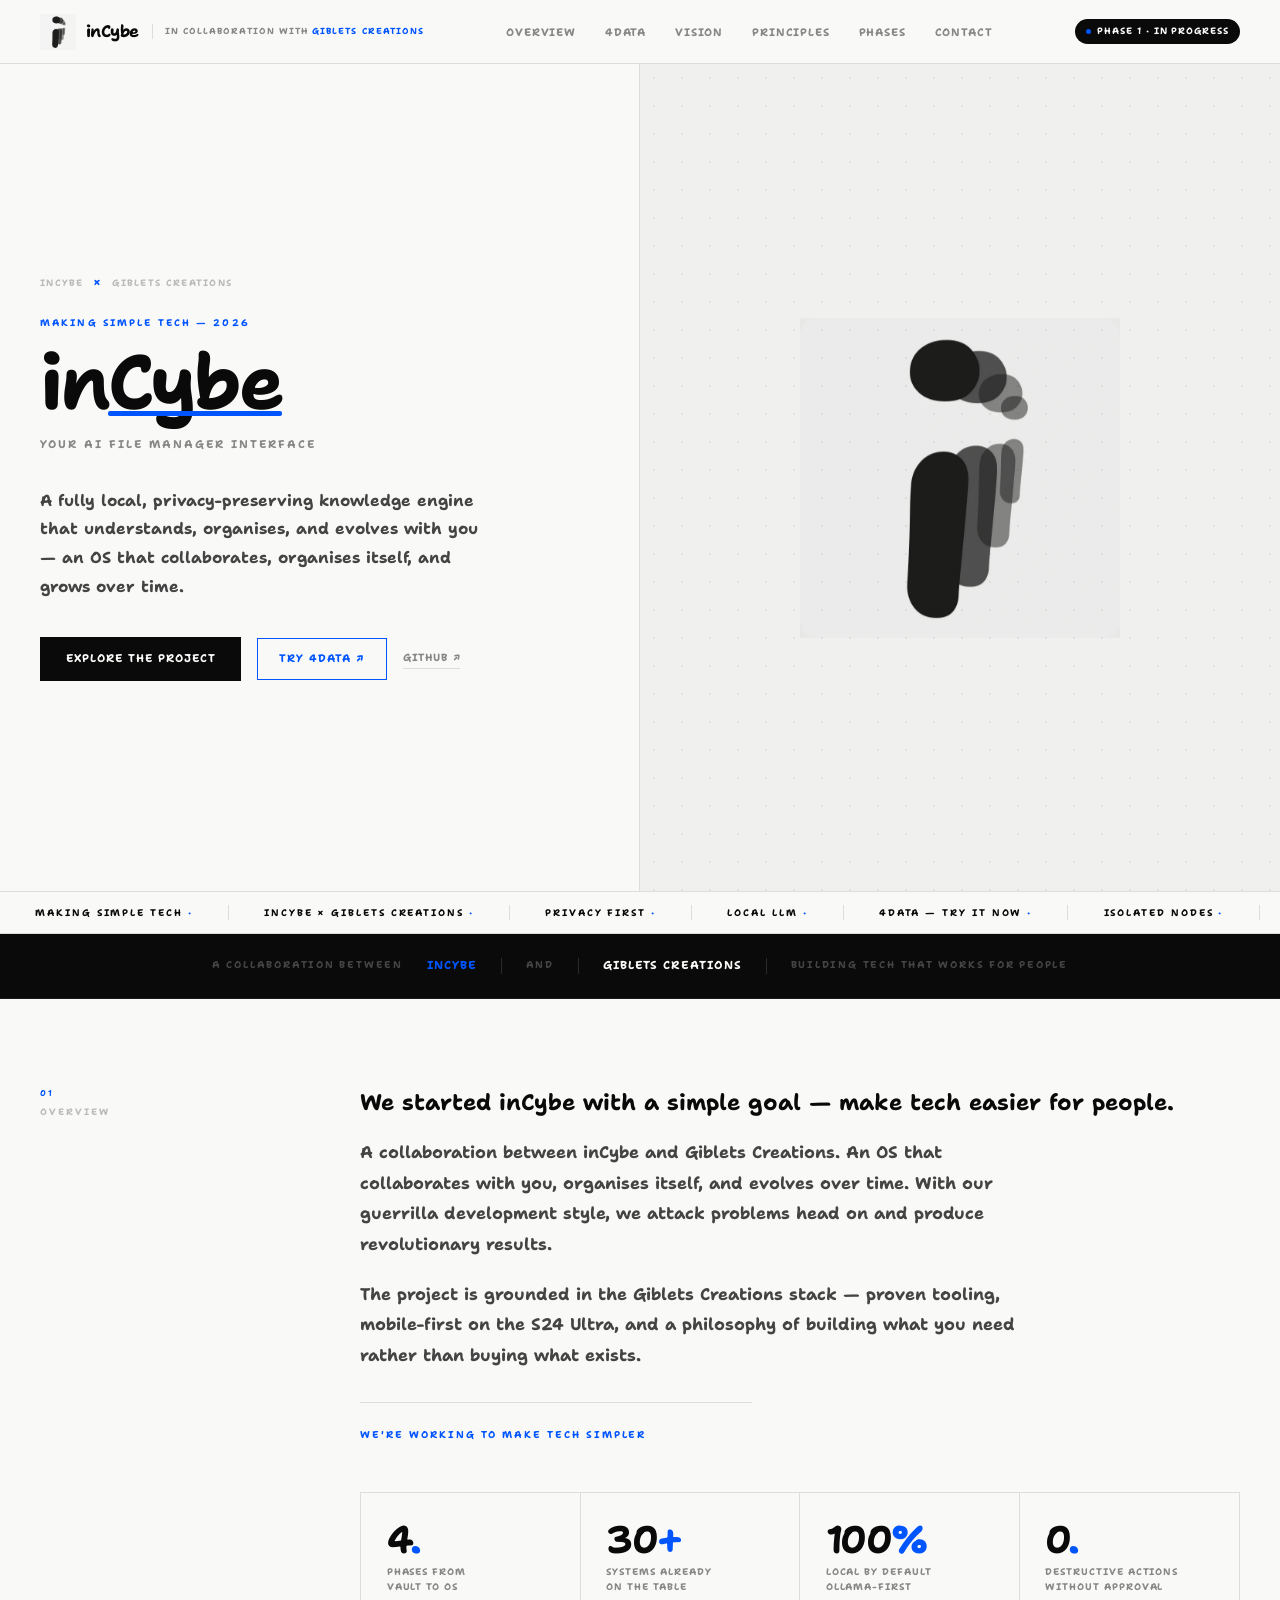
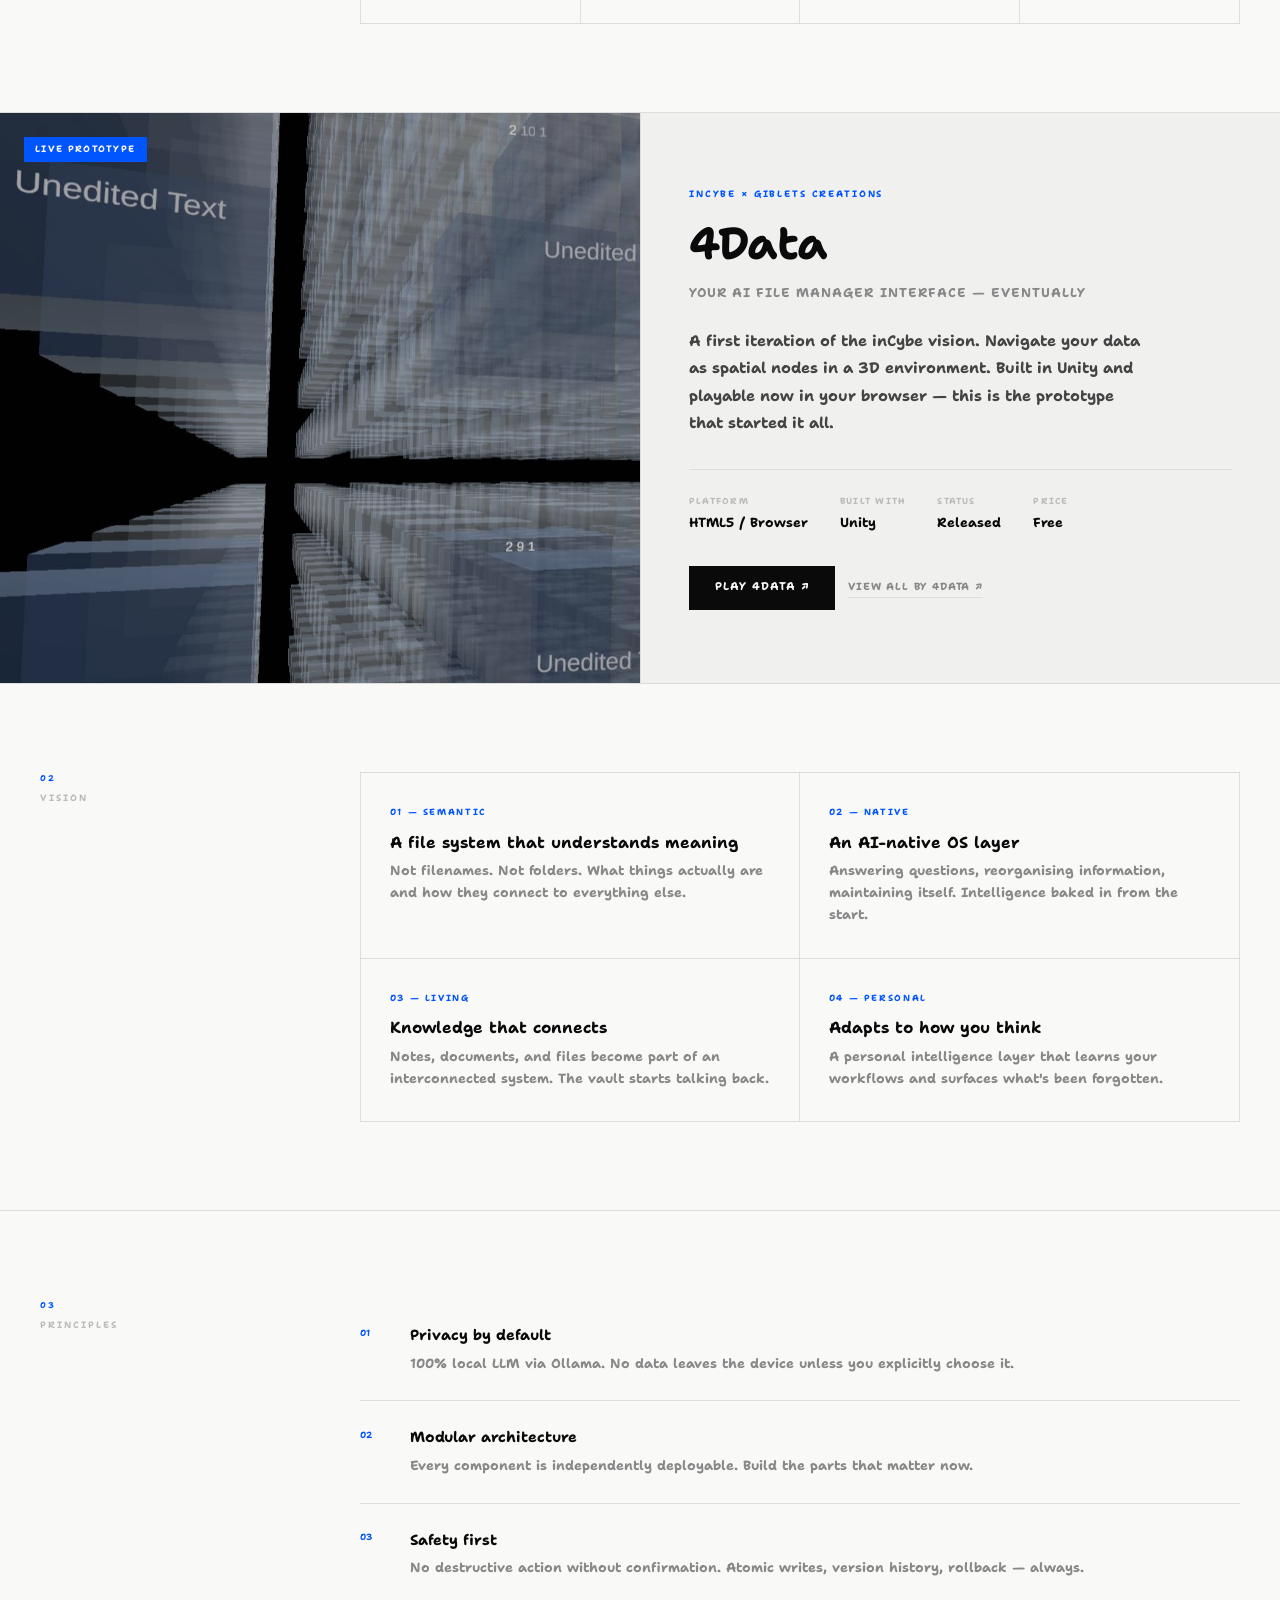
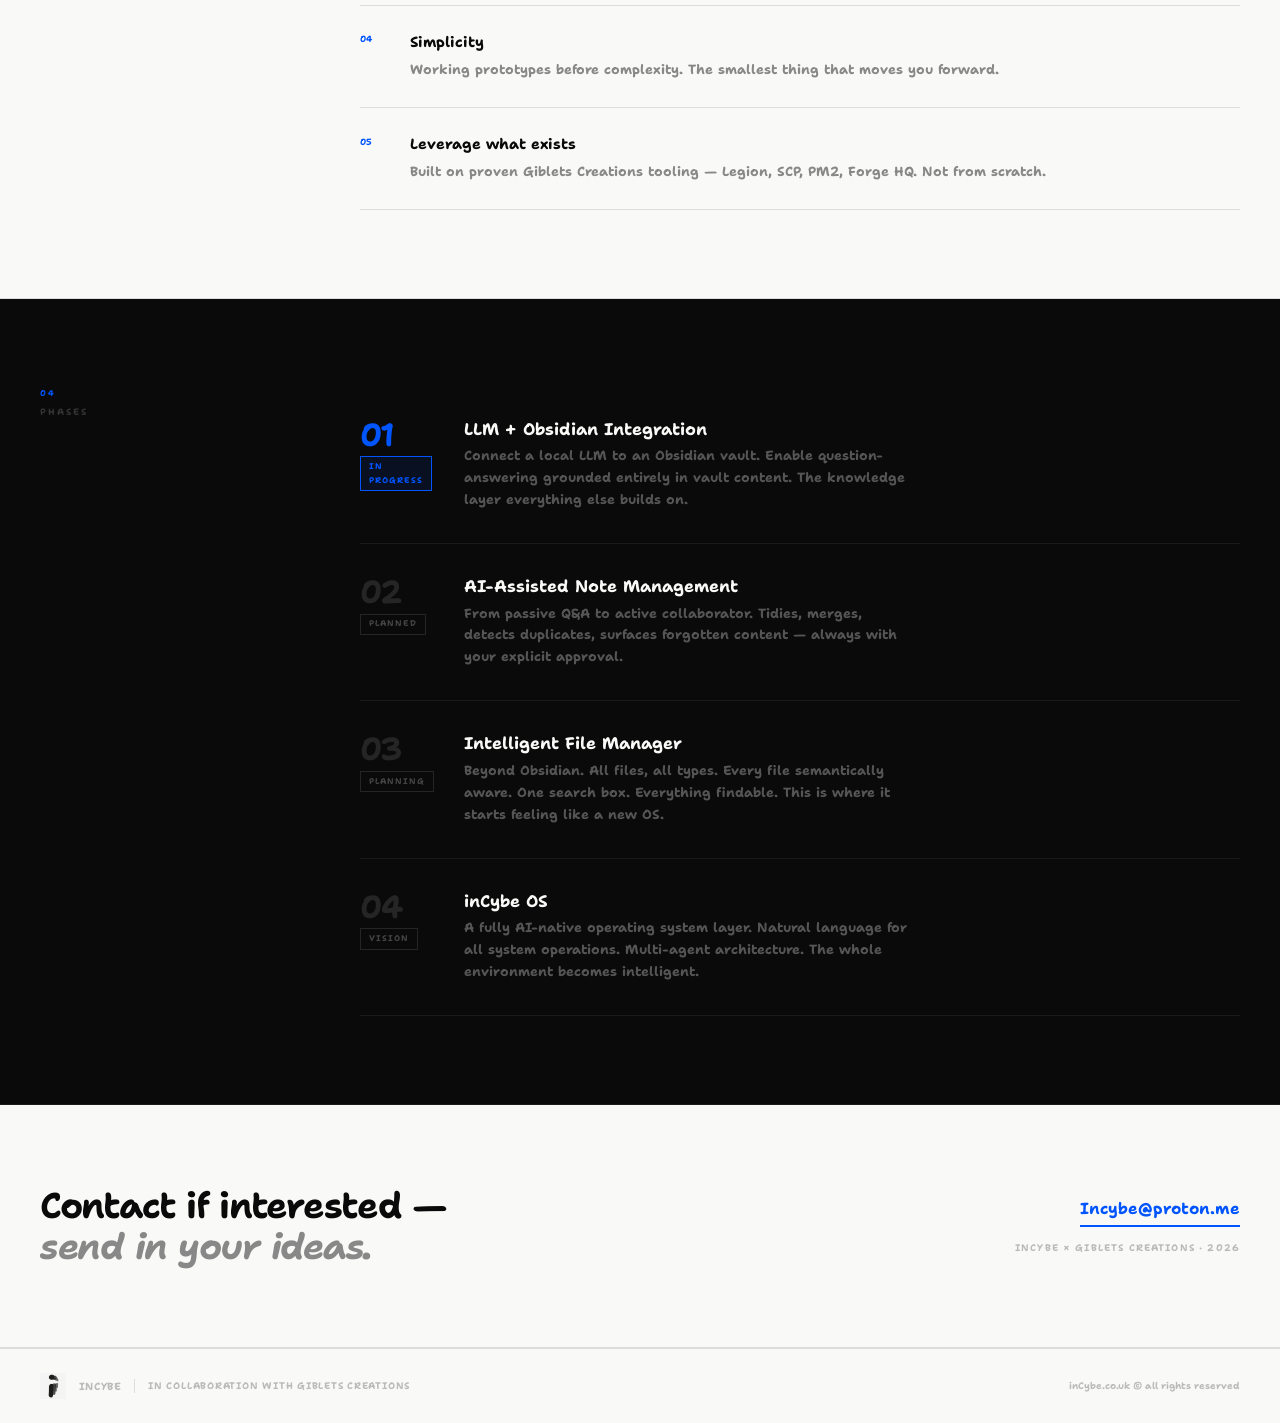
<file: Jamesincybesite.html>
<!DOCTYPE html>
<html lang="en">
<head>
<meta charset="UTF-8">
<meta name="viewport" content="width=device-width, initial-scale=1.0">
<title>inCybe — Making simple Tech</title>
<link rel="preconnect" href="https://fonts.googleapis.com">
<link rel="preconnect" href="https://fonts.gstatic.com" crossorigin>
<link href="https://fonts.googleapis.com/css2?family=Shantell+Sans:ital,wght@0,700;1,700&display=swap" rel="stylesheet">
<style>
*,*::before,*::after{box-sizing:border-box;margin:0;padding:0}
:root{
  --black:#0a0a0a;--white:#f9f9f7;--g1:#1a1a1a;--g2:#444;--g3:#888;
  --g4:#bbb;--g5:#ddd;--g6:#f0f0ee;--blue:#0055ff;
  --bluelo:rgba(0,85,255,.07);--f:"Shantell Sans",cursive;
}
html{scroll-behavior:smooth}
body{background:var(--white);color:var(--black);font-family:var(--f);font-weight:700;line-height:1.65;-webkit-font-smoothing:antialiased;overflow-x:hidden}
::-webkit-scrollbar{width:3px}::-webkit-scrollbar-thumb{background:var(--g5)}

/* ── NAV ─────────────────────────────────────────── */
nav{
  position:sticky;top:0;z-index:200;
  display:flex;align-items:center;justify-content:space-between;
  padding:.85rem 2.5rem;
  background:rgba(249,249,247,.94);backdrop-filter:blur(14px);
  border-bottom:1px solid var(--g5);
}
.nav-brand{display:flex;align-items:center;gap:.6rem;text-decoration:none}
.nav-logo{height:36px;width:auto;mix-blend-mode:multiply}
.nav-name{font-size:1.05rem;font-weight:700;letter-spacing:-.025em;color:var(--black)}
.nav-collab{
  font-size:.55rem;font-weight:700;letter-spacing:.12em;text-transform:uppercase;
  color:var(--g3);border-left:1px solid var(--g5);padding-left:.75rem;margin-left:.2rem;
}
.nav-collab span{color:var(--blue)}
.nav-links{list-style:none;display:flex;gap:1.8rem}
.nav-links a{font-size:.68rem;font-weight:700;letter-spacing:.08em;text-transform:uppercase;color:var(--g3);text-decoration:none;transition:color .18s}
.nav-links a:hover{color:var(--blue)}
.nav-badge{
  display:flex;align-items:center;gap:.4rem;
  font-size:.58rem;font-weight:700;letter-spacing:.1em;text-transform:uppercase;
  background:var(--black);color:var(--white);padding:.28rem .7rem;border-radius:100px;
}
.badge-dot{width:5px;height:5px;border-radius:50%;background:var(--blue);animation:blink 2.2s ease-in-out infinite}
@keyframes blink{0%,100%{opacity:1}50%{opacity:.2}}

/* ── HERO ─────────────────────────────────────────── */
.hero{min-height:92svh;display:grid;grid-template-columns:1fr 1fr;border-bottom:1px solid var(--g5);overflow:hidden}
.hero-left{padding:5rem 3rem 5rem 2.5rem;display:flex;flex-direction:column;justify-content:center;border-right:1px solid var(--g5)}
.h-collab{
  display:inline-flex;align-items:center;gap:.5rem;
  font-size:.58rem;font-weight:700;letter-spacing:.14em;text-transform:uppercase;
  color:var(--g4);margin-bottom:1.4rem;
  opacity:0;animation:up .7s .05s ease forwards;
}
.h-collab .x{color:var(--blue);font-size:.7rem;margin:0 .1rem}
.h-eye{font-size:.6rem;font-weight:700;letter-spacing:.22em;text-transform:uppercase;color:var(--blue);margin-bottom:1rem;opacity:0;animation:up .7s .12s ease forwards}
.h-title{font-size:clamp(3rem,6vw,6rem);font-weight:700;line-height:.95;letter-spacing:-.04em;color:var(--black);margin-bottom:.5rem;opacity:0;animation:up .75s .2s ease forwards}
.h-title .ul{position:relative;display:inline-block}
.h-title .ul::after{content:"";position:absolute;left:0;right:0;bottom:4px;height:5px;background:var(--blue);border-radius:2px}
.h-tag{font-size:.7rem;font-weight:700;letter-spacing:.18em;text-transform:uppercase;color:var(--g3);margin-bottom:2rem;margin-top:.5rem;opacity:0;animation:up .75s .28s ease forwards}
.h-body{font-size:1rem;font-weight:700;color:var(--g2);max-width:40ch;line-height:1.8;opacity:0;animation:up .75s .36s ease forwards}
.h-cta{margin-top:2.2rem;display:flex;gap:1rem;align-items:center;flex-wrap:wrap;opacity:0;animation:up .75s .44s ease forwards}
.btn{font-family:var(--f);font-size:.7rem;font-weight:700;letter-spacing:.09em;text-transform:uppercase;background:var(--black);color:var(--white);padding:.8rem 1.6rem;border:none;cursor:pointer;text-decoration:none;display:inline-block;transition:background .2s}
.btn:hover{background:var(--blue)}
.btn-outline{font-family:var(--f);font-size:.68rem;font-weight:700;letter-spacing:.09em;text-transform:uppercase;color:var(--blue);text-decoration:none;border:1.5px solid var(--blue);padding:.7rem 1.3rem;transition:background .2s,color .2s}
.btn-outline:hover{background:var(--blue);color:var(--white)}
.btn-ghost{font-family:var(--f);font-size:.65rem;font-weight:700;letter-spacing:.08em;text-transform:uppercase;color:var(--g3);text-decoration:none;border-bottom:1px solid var(--g5);padding-bottom:2px;transition:color .2s,border-color .2s}
.btn-ghost:hover{color:var(--blue);border-color:var(--blue)}
.hero-right{background:var(--g6);display:flex;align-items:center;justify-content:center;padding:3rem;position:relative;overflow:hidden}
.hero-right::before{content:"";position:absolute;inset:0;background-image:radial-gradient(circle,var(--g5) 1.5px,transparent 1.5px);background-size:28px 28px;opacity:.8;pointer-events:none}
.hero-logo-big{width:min(320px,78%);height:auto;position:relative;z-index:1;mix-blend-mode:multiply;opacity:0;animation:up .8s .5s ease forwards}

/* ── MARQUEE ──────────────────────────────────────── */
.marquee{border-bottom:1px solid var(--g5);overflow:hidden;height:2.6rem;display:flex;align-items:center}
.marquee-track{display:flex;white-space:nowrap;animation:march 22s linear infinite}
.marquee-item{font-size:.6rem;font-weight:700;letter-spacing:.2em;text-transform:uppercase;color:var(--black);padding:0 2.2rem;border-right:1px solid var(--g5);flex-shrink:0}
.marquee-item .b{color:var(--blue)}
@keyframes march{from{transform:translateX(0)}to{transform:translateX(-50%)}}

/* ── COLLAB BAND ──────────────────────────────────── */
.collab-band{
  display:flex;align-items:center;justify-content:center;gap:1.5rem;
  padding:1.4rem 2.5rem;
  background:var(--black);
  border-bottom:1px solid var(--g1);
}
.collab-band-text{font-size:.62rem;font-weight:700;letter-spacing:.18em;text-transform:uppercase;color:#444}
.collab-band-name{font-size:.72rem;font-weight:700;letter-spacing:.08em;text-transform:uppercase;color:var(--white)}
.collab-band-name.blue{color:var(--blue)}
.collab-sep{width:1px;height:1rem;background:#2a2a2a}

/* ── SECTION BASE ─────────────────────────────────── */
.section{
  padding:5.5rem 2.5rem;border-bottom:1px solid var(--g5);
  display:grid;grid-template-columns:15rem 1fr;gap:5rem;align-items:start;
}
.section.dark{background:var(--black);border-color:var(--g1)}
.s-label{font-size:.58rem;font-weight:700;letter-spacing:.22em;text-transform:uppercase;color:var(--g4);position:sticky;top:4.2rem}
.section.dark .s-label{color:#333}
.s-n{display:block;color:var(--blue);margin-bottom:.3rem;font-size:.52rem}

/* ── OVERVIEW ─────────────────────────────────────── */
.ov-text p{font-size:1.05rem;font-weight:700;color:var(--g2);line-height:1.82;max-width:56ch;margin-bottom:1.2rem}
.ov-text p:first-child{font-size:1.4rem;font-weight:700;color:var(--black);line-height:1.4}
.ov-text .mission{font-size:.62rem;font-weight:700;letter-spacing:.2em;text-transform:uppercase;color:var(--blue);margin-top:2rem;padding-top:1.4rem;border-top:1px solid var(--g5)}
.nodes{display:grid;grid-template-columns:repeat(4,1fr);border:1px solid var(--g5);margin-top:3rem}
.node{padding:1.8rem 1.6rem;border-right:1px solid var(--g5);transition:background .2s;cursor:default}
.node:last-child{border-right:none}
.node:hover{background:var(--bluelo)}
.nv{font-size:2.4rem;font-weight:700;line-height:1;letter-spacing:-.04em;color:var(--black);margin-bottom:.35rem}
.nv .b{color:var(--blue)}
.nk{font-size:.6rem;font-weight:700;letter-spacing:.1em;text-transform:uppercase;color:var(--g3);line-height:1.5}

/* ── 4DATA SECTION ────────────────────────────────── */
.fourdata{
  padding:0;border-bottom:1px solid var(--g5);
  display:grid;grid-template-columns:1fr 1fr;
  min-height:520px;overflow:hidden;
}
.fourdata-visual{
  position:relative;overflow:hidden;
  background:var(--black);
}
.fourdata-screenshot{
  width:100%;height:100%;object-fit:cover;
  display:block;opacity:.85;
  transition:opacity .4s,transform .6s;
}
.fourdata-visual:hover .fourdata-screenshot{opacity:1;transform:scale(1.03)}
.fourdata-badge{
  position:absolute;top:1.5rem;left:1.5rem;
  font-size:.58rem;font-weight:700;letter-spacing:.14em;text-transform:uppercase;
  background:var(--blue);color:var(--white);
  padding:.3rem .7rem;
}
.fourdata-content{
  padding:4rem 3rem;
  display:flex;flex-direction:column;justify-content:center;
  border-left:1px solid var(--g5);
  background:var(--g6);
}
.fd-eyebrow{font-size:.58rem;font-weight:700;letter-spacing:.2em;text-transform:uppercase;color:var(--blue);margin-bottom:1.2rem}
.fd-title{font-size:clamp(2rem,3.5vw,3rem);font-weight:700;line-height:1;letter-spacing:-.04em;color:var(--black);margin-bottom:1rem}
.fd-sub{font-size:.8rem;font-weight:700;letter-spacing:.08em;text-transform:uppercase;color:var(--g3);margin-bottom:1.5rem}
.fd-body{font-size:.95rem;font-weight:700;color:var(--g2);line-height:1.8;max-width:42ch;margin-bottom:2rem}
.fd-meta{
  display:flex;gap:2rem;margin-bottom:2rem;
  padding-top:1.5rem;border-top:1px solid var(--g5);
}
.fd-meta-item{}
.fd-meta-label{font-size:.55rem;font-weight:700;letter-spacing:.14em;text-transform:uppercase;color:var(--g4);margin-bottom:.25rem}
.fd-meta-val{font-size:.82rem;font-weight:700;color:var(--black)}
.fd-links{display:flex;gap:.8rem;align-items:center;flex-wrap:wrap}

/* ── VISION GRID ──────────────────────────────────── */
.vgrid{display:grid;grid-template-columns:1fr 1fr;border:1px solid var(--g5)}
.vcell{
  padding:2rem 1.8rem;border-right:1px solid var(--g5);border-bottom:1px solid var(--g5);
  transition:background .22s,opacity .5s,transform .5s;
  opacity:0;transform:translateY(12px);
}
.vcell:hover{background:var(--bluelo)}
.vcell.in{opacity:1;transform:translateY(0)}
.vcell:nth-child(2){border-right:none;transition-delay:.07s}
.vcell:nth-child(3){border-bottom:none;transition-delay:.13s}
.vcell:nth-child(4){border-right:none;border-bottom:none;transition-delay:.19s}
.vi{font-size:.56rem;font-weight:700;letter-spacing:.18em;text-transform:uppercase;color:var(--blue);margin-bottom:.8rem;display:block}
.vcell h3{font-size:1rem;font-weight:700;color:var(--black);margin-bottom:.5rem;line-height:1.2}
.vcell p{font-size:.83rem;font-weight:700;color:var(--g3);line-height:1.65}

/* ── PRINCIPLES ───────────────────────────────────── */
.prlist{display:flex;flex-direction:column}
.pri{
  display:flex;gap:1.5rem;padding:1.5rem 0;border-bottom:1px solid var(--g5);
  opacity:0;transform:translateX(-8px);
  transition:opacity .48s ease,transform .48s ease;
}
.pri.in{opacity:1;transform:translateX(0)}
.pri:nth-child(2){transition-delay:.05s}.pri:nth-child(3){transition-delay:.1s}
.pri:nth-child(4){transition-delay:.15s}.pri:nth-child(5){transition-delay:.2s}
.prn{font-size:.56rem;font-weight:700;color:var(--blue);min-width:1.6rem;padding-top:.18rem}
.prb strong{display:block;font-size:.92rem;font-weight:700;color:var(--black);margin-bottom:.15rem}
.prb span{font-size:.83rem;font-weight:700;color:var(--g3);line-height:1.6}

/* ── PHASES ───────────────────────────────────────── */
.phaselist{display:flex;flex-direction:column}
.phrow{
  display:grid;grid-template-columns:4.5rem 1fr;gap:2rem;padding:2rem 0;
  border-bottom:1px solid #1a1a1a;
  opacity:0;transform:translateY(10px);
  transition:opacity .5s ease,transform .5s ease;
}
.phrow.in{opacity:1;transform:translateY(0)}
.phrow:nth-child(2){transition-delay:.1s}.phrow:nth-child(3){transition-delay:.2s}.phrow:nth-child(4){transition-delay:.3s}
.phnum{font-size:2rem;font-weight:700;line-height:1;letter-spacing:-.04em;color:#252525}
.phrow.active .phnum{color:var(--blue)}
.phtag{display:inline-block;margin-top:.35rem;font-size:.52rem;font-weight:700;letter-spacing:.12em;text-transform:uppercase;padding:.18rem .5rem;border:1px solid #252525;color:#444}
.phrow.active .phtag{border-color:var(--blue);color:var(--blue);background:rgba(0,85,255,.1)}
.phtitle{font-size:1.05rem;font-weight:700;color:var(--white);margin-bottom:.4rem;line-height:1.2}
.phdesc{font-size:.83rem;font-weight:700;color:#555;line-height:1.65;max-width:50ch}

/* ── CONTACT ──────────────────────────────────────── */
.contact{
  padding:5rem 2.5rem;border-bottom:1px solid var(--g5);
  display:flex;align-items:center;justify-content:space-between;gap:3rem;
}
.contact h2{font-size:clamp(1.7rem,2.8vw,2.4rem);font-weight:700;letter-spacing:-.035em;line-height:1.15;max-width:22ch}
.contact h2 em{font-style:italic;font-weight:700;color:var(--g3)}
.contact-r{display:flex;flex-direction:column;align-items:flex-end;gap:.8rem}
.cemail{font-size:1rem;font-weight:700;color:var(--blue);text-decoration:none;border-bottom:2px solid var(--blue);padding-bottom:3px;transition:opacity .2s}
.cemail:hover{opacity:.65}
.cnote{font-size:.6rem;font-weight:700;letter-spacing:.12em;text-transform:uppercase;color:var(--g4)}

/* ── FOOTER ───────────────────────────────────────── */
footer{
  padding:1.5rem 2.5rem;
  display:flex;align-items:center;justify-content:space-between;
  border-top:1px solid var(--g5);
}
.foot-l{display:flex;align-items:center;gap:.8rem}
.foot-logo{height:26px;width:auto;mix-blend-mode:multiply}
.foot-name{font-size:.65rem;font-weight:700;letter-spacing:.06em;text-transform:uppercase;color:var(--g4)}
.foot-sep{width:1px;height:14px;background:var(--g5)}
.foot-collab{font-size:.6rem;font-weight:700;letter-spacing:.08em;text-transform:uppercase;color:var(--g4)}
.foot-r{font-size:.6rem;color:var(--g4)}

/* ── ANIMATION ────────────────────────────────────── */
@keyframes up{from{opacity:0;transform:translateY(14px)}to{opacity:1;transform:translateY(0)}}

/* ── RESPONSIVE ───────────────────────────────────── */
@media(max-width:900px){
  nav{padding:.8rem 1.2rem}
  .nav-links,.nav-collab{display:none}
  .hero{grid-template-columns:1fr;min-height:auto}
  .hero-left{padding:5rem 1.2rem 3rem;border-right:none;border-bottom:1px solid var(--g5)}
  .hero-right{min-height:260px}
  .fourdata{grid-template-columns:1fr}
  .fourdata-visual{min-height:260px}
  .fourdata-content{padding:3rem 1.2rem;border-left:none;border-top:1px solid var(--g5)}
  .section{grid-template-columns:1fr;gap:2rem;padding:3.5rem 1.2rem}
  .s-label{position:static}
  .nodes{grid-template-columns:1fr 1fr}
  .node:nth-child(2){border-right:none}
  .node:nth-child(3){border-top:1px solid var(--g5)}
  .node:nth-child(4){border-right:none;border-top:1px solid var(--g5)}
  .vgrid{grid-template-columns:1fr}
  .vcell{border-right:none!important}
  .phrow{grid-template-columns:3.5rem 1fr;gap:1rem}
  .contact{flex-direction:column;align-items:flex-start;padding:3rem 1.2rem}
  .contact-r{align-items:flex-start}
  .collab-band{flex-wrap:wrap;gap:1rem;padding:1rem 1.2rem}
  footer{padding:1.2rem;flex-direction:column;align-items:flex-start;gap:.5rem}
}
</style>
</head>
<body>

<!-- NAV -->
<nav>
  <a href="#" class="nav-brand">
    <img src="[data-uri]" class="nav-logo" alt="inCybe">
    <span class="nav-name">inCybe</span>
    <span class="nav-collab">in collaboration with <span>Giblets Creations</span></span>
  </a>
  <ul class="nav-links">
    <li><a href="#overview">Overview</a></li>
    <li><a href="#4data">4Data</a></li>
    <li><a href="#vision">Vision</a></li>
    <li><a href="#principles">Principles</a></li>
    <li><a href="#phases">Phases</a></li>
    <li><a href="#contact">Contact</a></li>
  </ul>
  <div class="nav-badge">
    <span class="badge-dot"></span>
    Phase 1 · In Progress
  </div>
</nav>


<!-- HERO -->
<section class="hero">
  <div class="hero-left">
    <p class="h-collab">
      inCybe <span class="x">×</span> Giblets Creations
    </p>
    <p class="h-eye">Making simple Tech — 2026</p>
    <h1 class="h-title">in<span class="ul">Cybe</span></h1>
    <p class="h-tag">Your AI file manager interface</p>
    <p class="h-body">A fully local, privacy-preserving knowledge engine that understands, organises, and evolves with you — an OS that collaborates, organises itself, and grows over time.</p>
    <div class="h-cta">
      <a href="#overview" class="btn">Explore the project</a>
      <a href="https://4data.itch.io/1" class="btn-outline" target="_blank">Try 4Data ↗</a>
      <a href="https://github.com/abeatt/Incybe" class="btn-ghost" target="_blank">GitHub ↗</a>
    </div>
  </div>
  <div class="hero-right">
    <img src="[data-uri]" class="hero-logo-big" alt="inCybe">
  </div>
</section>


<!-- MARQUEE -->
<div class="marquee" aria-hidden="true">
  <div class="marquee-track">
    <span class="marquee-item">Making simple Tech <span class="b">·</span></span>
    <span class="marquee-item">inCybe × Giblets Creations <span class="b">·</span></span>
    <span class="marquee-item">Privacy First <span class="b">·</span></span>
    <span class="marquee-item">Local LLM <span class="b">·</span></span>
    <span class="marquee-item">4Data — Try it now <span class="b">·</span></span>
    <span class="marquee-item">Isolated Nodes <span class="b">·</span></span>
    <span class="marquee-item">Guerrilla Development <span class="b">·</span></span>
    <span class="marquee-item">Making simple Tech <span class="b">·</span></span>
    <span class="marquee-item">inCybe × Giblets Creations <span class="b">·</span></span>
    <span class="marquee-item">Privacy First <span class="b">·</span></span>
    <span class="marquee-item">Local LLM <span class="b">·</span></span>
    <span class="marquee-item">4Data — Try it now <span class="b">·</span></span>
    <span class="marquee-item">Isolated Nodes <span class="b">·</span></span>
    <span class="marquee-item">Guerrilla Development <span class="b">·</span></span>
  </div>
</div>


<!-- COLLAB BAND -->
<div class="collab-band">
  <span class="collab-band-text">A collaboration between</span>
  <span class="collab-band-name blue">inCybe</span>
  <span class="collab-sep"></span>
  <span class="collab-band-text">and</span>
  <span class="collab-sep"></span>
  <span class="collab-band-name">Giblets Creations</span>
  <span class="collab-sep"></span>
  <span class="collab-band-text">Building tech that works for people</span>
</div>


<!-- OVERVIEW -->
<section class="section" id="overview">
  <div class="s-label"><span class="s-n">01</span>Overview</div>
  <div>
    <div class="ov-text">
      <p>We started inCybe with a simple goal — make tech easier for people.</p>
      <p>A collaboration between inCybe and Giblets Creations. An OS that collaborates with you, organises itself, and evolves over time. With our guerrilla development style, we attack problems head on and produce revolutionary results.</p>
      <p>The project is grounded in the Giblets Creations stack — proven tooling, mobile-first on the S24 Ultra, and a philosophy of building what you need rather than buying what exists.</p>
      <p class="mission">We're working to make tech simpler</p>
    </div>
    <div class="nodes">
      <div class="node"><div class="nv">4<span class="b">.</span></div><div class="nk">Phases from<br>vault to OS</div></div>
      <div class="node"><div class="nv">30<span class="b">+</span></div><div class="nk">Systems already<br>on the table</div></div>
      <div class="node"><div class="nv">100<span class="b">%</span></div><div class="nk">Local by default<br>Ollama-first</div></div>
      <div class="node"><div class="nv">0<span class="b">.</span></div><div class="nk">Destructive actions<br>without approval</div></div>
    </div>
  </div>
</section>


<!-- 4DATA SECTION -->
<div class="fourdata" id="4data">
  <div class="fourdata-visual">
    <img src="[data-uri]" class="fourdata-screenshot" alt="4Data interface">
    <span class="fourdata-badge">Live Prototype</span>
  </div>
  <div class="fourdata-content">
    <p class="fd-eyebrow">inCybe × Giblets Creations</p>
    <h2 class="fd-title">4Data</h2>
    <p class="fd-sub">Your AI file manager interface — eventually</p>
    <p class="fd-body">A first iteration of the inCybe vision. Navigate your data as spatial nodes in a 3D environment. Built in Unity and playable now in your browser — this is the prototype that started it all.</p>
    <div class="fd-meta">
      <div class="fd-meta-item">
        <div class="fd-meta-label">Platform</div>
        <div class="fd-meta-val">HTML5 / Browser</div>
      </div>
      <div class="fd-meta-item">
        <div class="fd-meta-label">Built with</div>
        <div class="fd-meta-val">Unity</div>
      </div>
      <div class="fd-meta-item">
        <div class="fd-meta-label">Status</div>
        <div class="fd-meta-val">Released</div>
      </div>
      <div class="fd-meta-item">
        <div class="fd-meta-label">Price</div>
        <div class="fd-meta-val">Free</div>
      </div>
    </div>
    <div class="fd-links">
      <a href="https://4data.itch.io/1" class="btn" target="_blank">Play 4Data ↗</a>
      <a href="https://4data.itch.io" class="btn-ghost" target="_blank">View all by 4data ↗</a>
    </div>
  </div>
</div>


<!-- VISION -->
<section class="section" id="vision">
  <div class="s-label"><span class="s-n">02</span>Vision</div>
  <div class="vgrid">
    <div class="vcell"><span class="vi">01 — Semantic</span><h3>A file system that understands meaning</h3><p>Not filenames. Not folders. What things actually are and how they connect to everything else.</p></div>
    <div class="vcell"><span class="vi">02 — Native</span><h3>An AI-native OS layer</h3><p>Answering questions, reorganising information, maintaining itself. Intelligence baked in from the start.</p></div>
    <div class="vcell"><span class="vi">03 — Living</span><h3>Knowledge that connects</h3><p>Notes, documents, and files become part of an interconnected system. The vault starts talking back.</p></div>
    <div class="vcell"><span class="vi">04 — Personal</span><h3>Adapts to how you think</h3><p>A personal intelligence layer that learns your workflows and surfaces what's been forgotten.</p></div>
  </div>
</section>


<!-- PRINCIPLES -->
<section class="section" id="principles">
  <div class="s-label"><span class="s-n">03</span>Principles</div>
  <div class="prlist">
    <div class="pri"><span class="prn">01</span><div class="prb"><strong>Privacy by default</strong><span>100% local LLM via Ollama. No data leaves the device unless you explicitly choose it.</span></div></div>
    <div class="pri"><span class="prn">02</span><div class="prb"><strong>Modular architecture</strong><span>Every component is independently deployable. Build the parts that matter now.</span></div></div>
    <div class="pri"><span class="prn">03</span><div class="prb"><strong>Safety first</strong><span>No destructive action without confirmation. Atomic writes, version history, rollback — always.</span></div></div>
    <div class="pri"><span class="prn">04</span><div class="prb"><strong>Simplicity</strong><span>Working prototypes before complexity. The smallest thing that moves you forward.</span></div></div>
    <div class="pri"><span class="prn">05</span><div class="prb"><strong>Leverage what exists</strong><span>Built on proven Giblets Creations tooling — Legion, SCP, PM2, Forge HQ. Not from scratch.</span></div></div>
  </div>
</section>


<!-- PHASES -->
<section class="section dark" id="phases">
  <div class="s-label"><span class="s-n">04</span>Phases</div>
  <div class="phaselist">
    <div class="phrow active">
      <div><div class="phnum">01</div><div class="phtag">In Progress</div></div>
      <div><h3 class="phtitle">LLM + Obsidian Integration</h3><p class="phdesc">Connect a local LLM to an Obsidian vault. Enable question-answering grounded entirely in vault content. The knowledge layer everything else builds on.</p></div>
    </div>
    <div class="phrow">
      <div><div class="phnum">02</div><div class="phtag">Planned</div></div>
      <div><h3 class="phtitle">AI-Assisted Note Management</h3><p class="phdesc">From passive Q&amp;A to active collaborator. Tidies, merges, detects duplicates, surfaces forgotten content — always with your explicit approval.</p></div>
    </div>
    <div class="phrow">
      <div><div class="phnum">03</div><div class="phtag">Planning</div></div>
      <div><h3 class="phtitle">Intelligent File Manager</h3><p class="phdesc">Beyond Obsidian. All files, all types. Every file semantically aware. One search box. Everything findable. This is where it starts feeling like a new OS.</p></div>
    </div>
    <div class="phrow">
      <div><div class="phnum">04</div><div class="phtag">Vision</div></div>
      <div><h3 class="phtitle">inCybe OS</h3><p class="phdesc">A fully AI-native operating system layer. Natural language for all system operations. Multi-agent architecture. The whole environment becomes intelligent.</p></div>
    </div>
  </div>
</section>


<!-- CONTACT -->
<div class="contact" id="contact">
  <h2>Contact if interested —<br><em>send in your ideas.</em></h2>
  <div class="contact-r">
    <a href="mailto:incybe@proton.me" class="cemail">Incybe@proton.me</a>
    <span class="cnote">inCybe × Giblets Creations · 2026</span>
  </div>
</div>


<!-- FOOTER -->
<footer>
  <div class="foot-l">
    <img src="[data-uri]" class="foot-logo" alt="inCybe">
    <span class="foot-name">inCybe</span>
    <span class="foot-sep"></span>
    <span class="foot-collab">in collaboration with Giblets Creations</span>
  </div>
  <span class="foot-r">inCybe.co.uk © all rights reserved</span>
</footer>


<script>
const io = new IntersectionObserver(entries =>
  entries.forEach(e => { if(e.isIntersecting) e.target.classList.add("in"); })
, {threshold:0.1});
document.querySelectorAll(".vcell,.pri,.phrow").forEach(el => io.observe(el));
</script>
</body>
</html>
</file>
